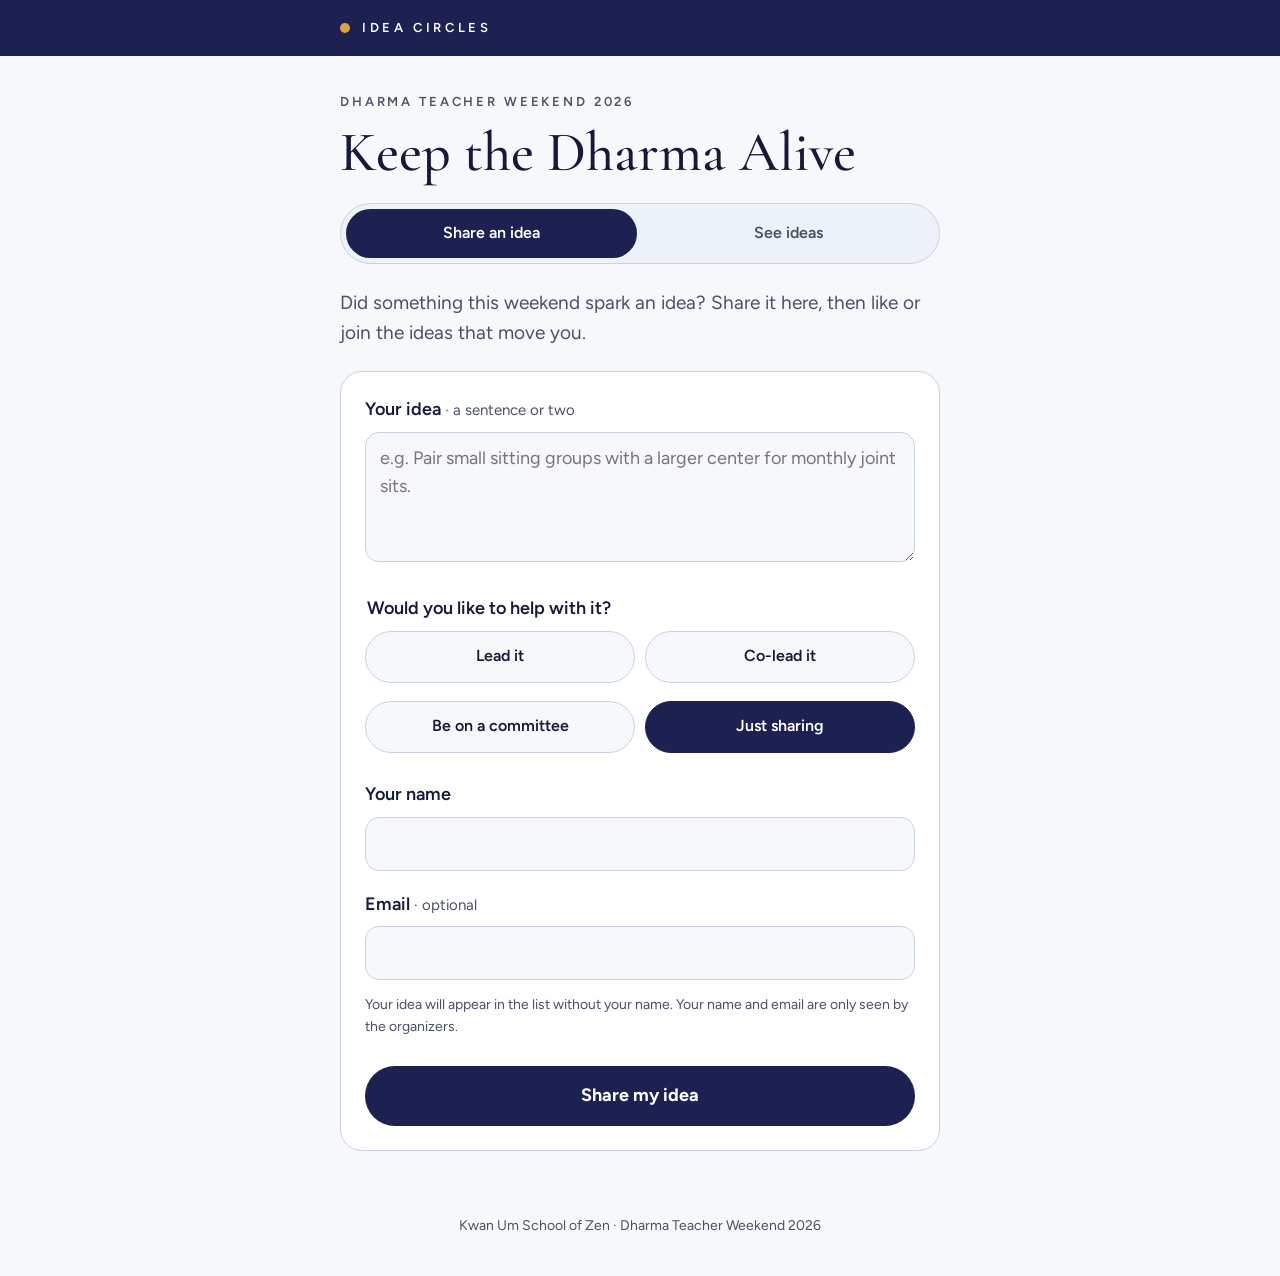
<file: index.html>
<!doctype html>
<html lang="en">
<head>
<meta charset="utf-8">
<meta name="viewport" content="width=device-width, initial-scale=1">
<title>Idea Circles · Keep the Dharma Alive</title>
<meta name="description" content="Share an idea from Dharma Teacher Weekend 2026, and like or join everyone else's.">
<link rel="preconnect" href="https://fonts.googleapis.com">
<link href="https://fonts.googleapis.com/css2?family=Cormorant+Garamond:wght@500;600&family=Figtree:wght@400;600;700&display=swap" rel="stylesheet">
<link rel="stylesheet" href="style.css">
</head>
<body>
<div class="bar"><div class="wrap"><span class="dot" aria-hidden="true"></span><span class="wordmark">Idea Circles</span></div></div>

<main class="wrap">
  <p class="eyebrow">Dharma Teacher Weekend 2026</p>
  <h1>Keep the Dharma Alive</h1>

  <div class="tabs" role="tablist" aria-label="Idea Circles">
    <button type="button" role="tab" id="tab-share" aria-controls="panel-share" aria-selected="true">Share an idea</button>
    <button type="button" role="tab" id="tab-ideas" aria-controls="panel-ideas" aria-selected="false" tabindex="-1">See ideas <span id="idea-count"></span></button>
  </div>

  <!-- Share -->
  <section id="panel-share" role="tabpanel" aria-labelledby="tab-share">
    <div id="form-view">
      <p class="lead">Did something this weekend spark an idea? Share it here, then like or join the ideas that move you.</p>

      <form id="idea-form" class="card" novalidate>
        <label for="idea">Your idea <span class="hint">· a sentence or two</span></label>
        <textarea id="idea" name="idea" maxlength="2000" required placeholder="e.g. Pair small sitting groups with a larger center for monthly joint sits."></textarea>

        <fieldset>
          <legend>Would you like to help with it?</legend>
          <div class="choices">
            <label class="choice"><input type="radio" name="role" value="lead"><span>Lead it</span></label>
            <label class="choice"><input type="radio" name="role" value="co-lead"><span>Co-lead it</span></label>
            <label class="choice"><input type="radio" name="role" value="committee"><span>Be on a committee</span></label>
            <label class="choice"><input type="radio" name="role" value="none" checked><span>Just sharing</span></label>
          </div>
        </fieldset>

        <div class="field">
          <label for="name">Your name</label>
          <input type="text" id="name" name="name" maxlength="200" autocomplete="name">
        </div>
        <div class="field">
          <label for="email">Email <span class="hint" id="email-hint">· optional</span></label>
          <input type="email" id="email" name="email" maxlength="320" autocomplete="email" inputmode="email">
        </div>
        <p class="hint small">Your idea will appear in the list without your name. Your name and email are only seen by the organizers.</p>

        <div class="honey" aria-hidden="true">
          <label for="website">Leave this empty</label>
          <input type="text" id="website" name="website" tabindex="-1" autocomplete="off">
        </div>

        <p class="error" id="error" role="alert" hidden></p>
        <button class="button" type="submit" id="submit">Share my idea</button>
      </form>
    </div>

    <div id="thanks-view" class="card thanks" hidden>
      <div class="mark" aria-hidden="true"></div>
      <h2>Thank you</h2>
      <p>Your idea is in. See it alongside everyone else’s, and like or join the ones you care about.</p>
      <button class="button" type="button" id="go-ideas">See all ideas</button>
      <button class="button secondary" type="button" id="another">Share another idea</button>
    </div>
  </section>

  <!-- Ideas -->
  <section id="panel-ideas" role="tabpanel" aria-labelledby="tab-ideas" hidden>
    <p class="lead">Like an idea to show support. Join it if you’d like to be part of the conversation; we’ll put the people who join each idea in touch.</p>
    <div class="sort" role="group" aria-label="Sort ideas">
      <button type="button" class="pill" id="sort-new" aria-pressed="true">Newest</button>
      <button type="button" class="pill" id="sort-top" aria-pressed="false">Most support</button>
    </div>
    <p class="error" id="list-error" role="alert" hidden></p>
    <div id="ideas-list" aria-live="polite"><p class="hint">Loading ideas…</p></div>
  </section>
</main>

<footer>Kwan Um School of Zen · Dharma Teacher Weekend 2026</footer>

<script src="config.js"></script>
<script src="api.js"></script>
<script>
(function () {
  // ---------- Tabs ----------
  var tabShare = document.getElementById('tab-share');
  var tabIdeas = document.getElementById('tab-ideas');
  var panelShare = document.getElementById('panel-share');
  var panelIdeas = document.getElementById('panel-ideas');

  function showTab(which, focus) {
    var ideas = which === 'ideas';
    tabShare.setAttribute('aria-selected', String(!ideas));
    tabIdeas.setAttribute('aria-selected', String(ideas));
    tabShare.tabIndex = ideas ? -1 : 0;
    tabIdeas.tabIndex = ideas ? 0 : -1;
    panelShare.hidden = ideas;
    panelIdeas.hidden = !ideas;
    if (focus) (ideas ? tabIdeas : tabShare).focus();
    if (ideas) loadIdeas();
    try { history.replaceState(null, '', ideas ? '#ideas' : '#'); } catch (e) {}
  }
  tabShare.addEventListener('click', function () { showTab('share'); });
  tabIdeas.addEventListener('click', function () { showTab('ideas'); });
  [tabShare, tabIdeas].forEach(function (t) {
    t.addEventListener('keydown', function (e) {
      if (e.key === 'ArrowRight' || e.key === 'ArrowLeft') {
        e.preventDefault();
        showTab(t === tabShare ? 'ideas' : 'share', true);
      }
    });
  });

  // ---------- Share form ----------
  var form = document.getElementById('idea-form');
  var f = form.elements;
  var errorEl = document.getElementById('error');
  var submitBtn = document.getElementById('submit');
  var emailHint = document.getElementById('email-hint');
  var me = IC.recall('me', { name: '', email: '' });
  f.name.value = me.name || '';
  f.email.value = me.email || '';

  function role() {
    var picked = form.querySelector('input[name=role]:checked');
    return picked ? picked.value : 'none';
  }
  function updateHint() {
    emailHint.textContent = role() === 'none' ? '· optional' : '· needed so we can follow up';
  }
  form.addEventListener('change', updateHint);
  updateHint();

  function showError(el, msg) { el.textContent = msg; el.hidden = false; }

  form.addEventListener('submit', async function (e) {
    e.preventDefault();
    errorEl.hidden = true;
    if (f.website.value) return; // a bot filled the hidden field

    var idea = f.idea.value.trim();
    var r = role();
    var name = f.name.value.trim();
    var email = f.email.value.trim();

    if (idea.length < 3) { showError(errorEl, 'Please write your idea first.'); f.idea.focus(); return; }
    if (r !== 'none' && !email) { showError(errorEl, 'Please add your email so we can follow up.'); f.email.focus(); return; }
    if (email && !IC.looksLikeEmail(email)) { showError(errorEl, 'That email doesn’t look quite right.'); f.email.focus(); return; }

    submitBtn.disabled = true;
    submitBtn.textContent = 'Saving…';
    try {
      await IC.insert('ic_ideas', [{ idea: idea, role: r, name: name || null, email: email || null }]);
      if (name || email) { me = { name: name, email: email }; IC.remember('me', me); }
      document.getElementById('form-view').hidden = true;
      document.getElementById('thanks-view').hidden = false;
      window.scrollTo(0, 0);
      loaded = false; // the list should include the new idea
    } catch (err) {
      showError(errorEl, err.message === 'not-configured'
        ? 'This page isn’t connected to its database yet.'
        : 'We couldn’t save that. Check your connection and try again. Your idea is still here.');
    } finally {
      submitBtn.disabled = false;
      submitBtn.textContent = 'Share my idea';
    }
  });

  document.getElementById('another').addEventListener('click', function () {
    f.idea.value = '';
    document.getElementById('thanks-view').hidden = true;
    document.getElementById('form-view').hidden = false;
    f.idea.focus();
  });
  document.getElementById('go-ideas').addEventListener('click', function () { showTab('ideas', true); });

  // ---------- Ideas list ----------
  var list = document.getElementById('ideas-list');
  var listError = document.getElementById('list-error');
  var countEl = document.getElementById('idea-count');
  var ideas = [];
  var sortBy = 'new';
  var loaded = false;
  var liked = IC.recall('liked', {});
  var joined = IC.recall('joined', {});
  var openJoin = null;

  function el(tag, attrs, text) {
    var n = document.createElement(tag);
    if (attrs) for (var k in attrs) n.setAttribute(k, attrs[k]);
    if (text != null) n.textContent = text;
    return n;
  }
  function plural(n, one, many) { return n + ' ' + (n === 1 ? one : many); }

  async function loadIdeas(quiet) {
    try {
      var rows = await IC.select('ic_ideas_public?select=id,created_at,idea,likes,joins&order=created_at.desc');
      ideas = rows.map(function (r) { return { id: r.id, at: r.created_at, idea: r.idea, likes: +r.likes || 0, joins: +r.joins || 0 }; });
      loaded = true;
      listError.hidden = true;
      countEl.textContent = '(' + ideas.length + ')';
      render();
    } catch (err) {
      if (!quiet) {
        list.textContent = '';
        showError(listError, err.message === 'not-configured'
          ? 'This page isn’t connected to its database yet.'
          : 'The ideas couldn’t load. Check your connection and try again.');
      }
    }
  }

  function sorted() {
    var copy = ideas.slice();
    if (sortBy === 'top') copy.sort(function (a, b) { return (b.likes + b.joins * 2) - (a.likes + a.joins * 2) || (a.at < b.at ? 1 : -1); });
    return copy;
  }

  function render() {
    list.textContent = '';
    if (!ideas.length) {
      list.appendChild(el('p', { class: 'hint' }, 'No ideas yet. Be the first to share one.'));
      return;
    }
    sorted().forEach(function (it) { list.appendChild(card(it)); });
  }

  function card(it) {
    var c = el('article', { class: 'idea-card' });
    c.appendChild(el('p', { class: 'idea-text' }, it.idea));
    c.appendChild(el('p', { class: 'idea-meta' }, plural(it.likes, 'like', 'likes') + ' · ' + plural(it.joins, 'person joined', 'people joined')));

    var actions = el('div', { class: 'idea-actions' });
    var likeBtn = el('button', { type: 'button', class: 'pill', 'aria-pressed': liked[it.id] ? 'true' : 'false' }, liked[it.id] ? 'Liked' : 'Like');
    if (liked[it.id]) likeBtn.disabled = true;
    likeBtn.addEventListener('click', function () { like(it, likeBtn); });
    actions.appendChild(likeBtn);

    var joinBtn = el('button', { type: 'button', class: 'pill strong', 'aria-expanded': openJoin === it.id ? 'true' : 'false' }, joined[it.id] ? 'Joined' : 'Join');
    if (joined[it.id]) { joinBtn.disabled = true; joinBtn.setAttribute('aria-pressed', 'true'); }
    joinBtn.addEventListener('click', function () { openJoin = openJoin === it.id ? null : it.id; render(); });
    actions.appendChild(joinBtn);
    c.appendChild(actions);

    if (openJoin === it.id && !joined[it.id]) c.appendChild(joinBox(it));
    return c;
  }

  function joinBox(it) {
    var box = el('form', { class: 'join-box', novalidate: '' });
    var nid = 'jn-' + it.id, eid = 'je-' + it.id;
    box.appendChild(el('p', { class: 'hint small' }, 'Leave your name and email. We’ll connect everyone who joins this idea after the weekend.'));
    var l1 = el('label', { for: nid }, 'Your name'); var i1 = el('input', { type: 'text', id: nid, maxlength: '200', autocomplete: 'name' }); i1.value = me.name || '';
    var l2 = el('label', { for: eid }, 'Email'); var i2 = el('input', { type: 'email', id: eid, maxlength: '320', autocomplete: 'email', inputmode: 'email' }); i2.value = me.email || '';
    var err = el('p', { class: 'error', role: 'alert' }); err.hidden = true;
    var go = el('button', { type: 'submit', class: 'button' }, 'Join this idea');
    [l1, i1, l2, i2, err, go].forEach(function (n) { box.appendChild(n); });
    box.addEventListener('submit', async function (e) {
      e.preventDefault();
      var name = i1.value.trim(), email = i2.value.trim();
      if (!name) { showError(err, 'Please add your name.'); i1.focus(); return; }
      if (!IC.looksLikeEmail(email)) { showError(err, 'Please add a working email.'); i2.focus(); return; }
      go.disabled = true; go.textContent = 'Saving…';
      try {
        await IC.insert('ic_reactions', [{ idea_id: it.id, kind: 'join', name: name, email: email }]);
        me = { name: name, email: email }; IC.remember('me', me);
        joined[it.id] = true; IC.remember('joined', joined);
        it.joins += 1; openJoin = null; render();
      } catch (x) {
        showError(err, 'We couldn’t save that. Check your connection and try again.');
        go.disabled = false; go.textContent = 'Join this idea';
      }
    });
    setTimeout(function () { (i1.value ? i2 : i1).focus(); }, 0);
    return box;
  }

  async function like(it, btn) {
    btn.disabled = true;
    liked[it.id] = true; it.likes += 1; render(); // show it right away
    try {
      await IC.insert('ic_reactions', [{ idea_id: it.id, kind: 'like' }]);
      IC.remember('liked', liked);
    } catch (x) {
      delete liked[it.id]; it.likes -= 1; render();
      showError(listError, 'That like didn’t save. Check your connection and try again.');
    }
  }

  function setSort(which) {
    sortBy = which;
    document.getElementById('sort-new').setAttribute('aria-pressed', String(which === 'new'));
    document.getElementById('sort-top').setAttribute('aria-pressed', String(which === 'top'));
    render();
  }
  document.getElementById('sort-new').addEventListener('click', function () { setSort('new'); });
  document.getElementById('sort-top').addEventListener('click', function () { setSort('top'); });

  // Keep the list fresh while it's open, without interrupting someone mid-join.
  setInterval(function () {
    if (!panelIdeas.hidden && !document.hidden && openJoin === null) loadIdeas(true);
  }, 30000);

  // Count on the tab, and open the Ideas tab directly from a #ideas link.
  loadIdeas(true);
  if (location.hash === '#ideas') showTab('ideas');
})();
</script>
</body>
</html>
</file>
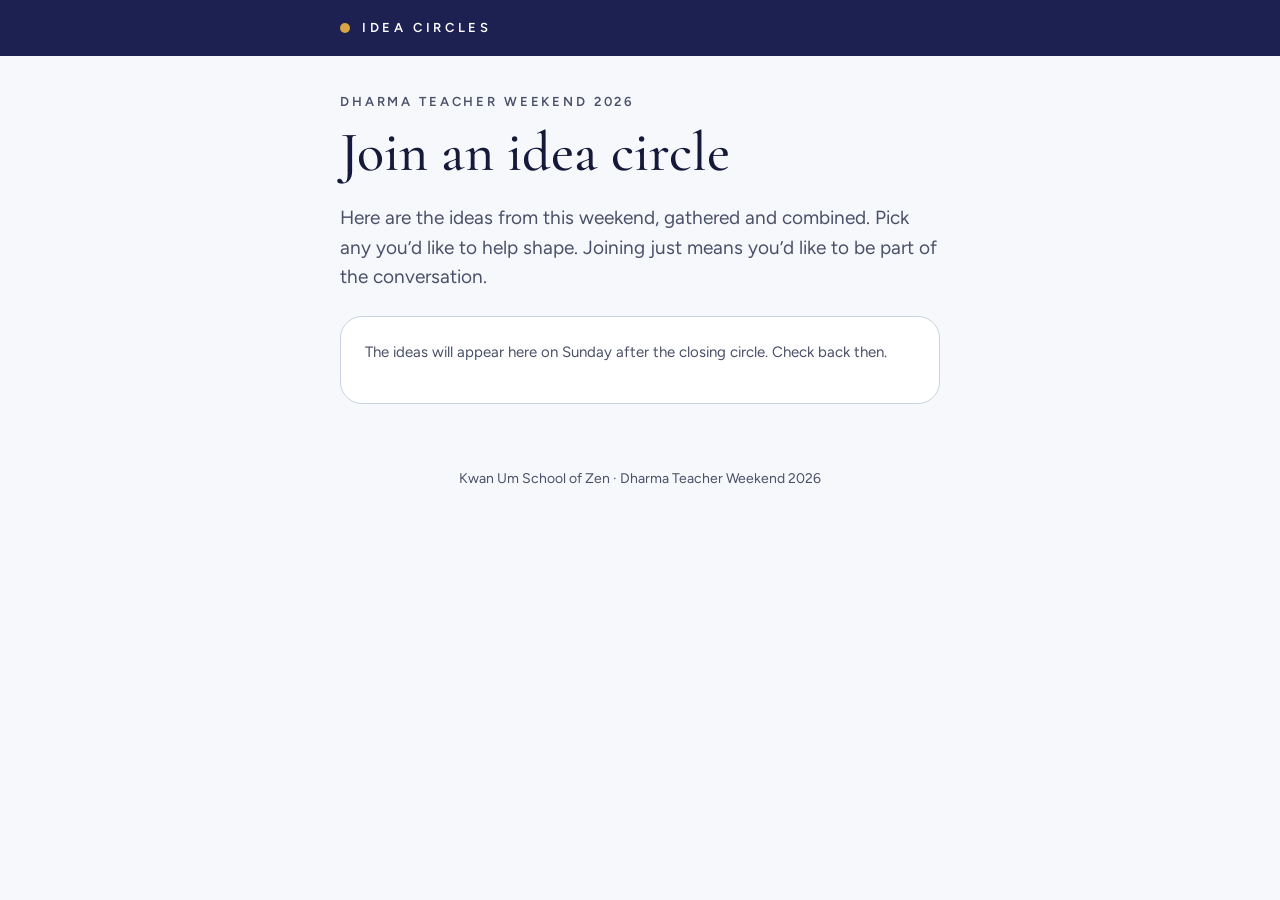
<file: join.html>
<!doctype html>
<html lang="en">
<head>
<meta charset="utf-8">
<meta name="viewport" content="width=device-width, initial-scale=1">
<title>Join an idea circle · Keep the Dharma Alive</title>
<meta name="description" content="Sign up for the ideas from Dharma Teacher Weekend 2026 that you want to help shape.">
<link rel="preconnect" href="https://fonts.googleapis.com">
<link href="https://fonts.googleapis.com/css2?family=Cormorant+Garamond:wght@500;600&family=Figtree:wght@400;600;700&display=swap" rel="stylesheet">
<link rel="stylesheet" href="style.css">
</head>
<body>
<div class="bar"><div class="wrap"><span class="dot" aria-hidden="true"></span><span class="wordmark">Idea Circles</span></div></div>

<main class="wrap">
  <div id="form-view">
    <p class="eyebrow">Dharma Teacher Weekend 2026</p>
    <h1>Join an idea circle</h1>
    <p class="lead">Here are the ideas from this weekend, gathered and combined. Pick any you’d like to help shape. Joining just means you’d like to be part of the conversation.</p>

    <form id="join-form" class="card" novalidate>
      <div id="ideas"><p class="hint" id="loading">Loading ideas…</p></div>

      <div id="contact-fields" hidden>
        <div class="field">
          <label for="name">Your name</label>
          <input type="text" id="name" name="name" maxlength="200" autocomplete="name" required>
        </div>
        <div class="field">
          <label for="email">Email <span class="hint">· so the circle can reach you</span></label>
          <input type="email" id="email" name="email" maxlength="320" autocomplete="email" inputmode="email" required>
        </div>
        <div class="honey" aria-hidden="true">
          <label for="website">Leave this empty</label>
          <input type="text" id="website" name="website" tabindex="-1" autocomplete="off">
        </div>
        <p class="error" id="error" role="alert" hidden></p>
        <button class="button" type="submit" id="submit">Join these circles</button>
      </div>
    </form>
  </div>

  <div id="thanks-view" class="card thanks" hidden>
    <div class="mark" aria-hidden="true"></div>
    <h2>You’re in</h2>
    <p id="thanks-text">We’ll start an email thread for each circle in the coming week.</p>
  </div>
</main>

<footer>Kwan Um School of Zen · Dharma Teacher Weekend 2026</footer>

<script src="config.js"></script>
<script src="api.js"></script>
<script>
(function () {
  var form = document.getElementById('join-form');
  var list = document.getElementById('ideas');
  var errorEl = document.getElementById('error');
  var submitBtn = document.getElementById('submit');
  var ideas = [];

  function el(tag, attrs, text) {
    var n = document.createElement(tag);
    for (var k in attrs) n.setAttribute(k, attrs[k]);
    if (text != null) n.textContent = text;
    return n;
  }

  function render() {
    list.textContent = '';
    if (!ideas.length) {
      list.appendChild(el('p', { class: 'hint' }, 'The ideas will appear here on Sunday after the closing circle. Check back then.'));
      return;
    }
    ideas.forEach(function (idea, i) {
      var box = el('fieldset', { class: 'idea' });
      var legendId = 'idea-title-' + i;
      var title = el('h3', { id: legendId }, idea.title);
      box.setAttribute('aria-labelledby', legendId);
      box.appendChild(title);
      if (idea.summary) box.appendChild(el('p', {}, idea.summary));
      var choices = el('div', { class: 'choices' });
      [['lead', 'Lead'], ['co-lead', 'Co-lead'], ['join', 'Join'], ['skip', 'Skip']].forEach(function (c) {
        var lab = el('label', { class: 'choice' });
        var input = el('input', { type: 'radio', name: 'idea-' + i, value: c[0] });
        if (c[0] === 'skip') input.checked = true;
        lab.appendChild(input);
        lab.appendChild(el('span', {}, c[1]));
        choices.appendChild(lab);
      });
      box.appendChild(choices);
      list.appendChild(box);
    });
    document.getElementById('contact-fields').hidden = false;
  }

  fetch('ideas.json', { cache: 'no-store' })
    .then(function (r) { return r.json(); })
    .then(function (data) { ideas = (data && data.ideas) || []; render(); })
    .catch(function () { list.textContent = ''; list.appendChild(el('p', { class: 'error' }, 'The ideas couldn’t load. Please refresh the page.')); });

  function showError(msg) { errorEl.textContent = msg; errorEl.hidden = false; }

  form.addEventListener('submit', async function (e) {
    e.preventDefault();
    errorEl.hidden = true;
    if (form.elements.website.value) return;

    var name = form.elements.name.value.trim();
    var email = form.elements.email.value.trim();
    var rows = [];
    ideas.forEach(function (idea, i) {
      var picked = form.querySelector('input[name="idea-' + i + '"]:checked');
      if (picked && picked.value !== 'skip') {
        rows.push({ idea_id: String(idea.id), idea_title: idea.title, choice: picked.value, name: name, email: email });
      }
    });

    if (!rows.length) { showError('Pick at least one idea to join.'); return; }
    if (!name) { showError('Please add your name.'); form.elements.name.focus(); return; }
    if (!IC.looksLikeEmail(email)) { showError('Please add a working email.'); form.elements.email.focus(); return; }

    submitBtn.disabled = true;
    submitBtn.textContent = 'Saving…';
    try {
      await IC.insert('ic_signups', rows);
      document.getElementById('thanks-text').textContent =
        'You joined ' + rows.length + (rows.length === 1 ? ' circle' : ' circles') +
        '. We’ll start an email thread for each one in the coming week.';
      document.getElementById('form-view').hidden = true;
      document.getElementById('thanks-view').hidden = false;
      window.scrollTo(0, 0);
    } catch (err) {
      showError(err.message === 'not-configured'
        ? 'This page isn’t connected to its database yet.'
        : 'We couldn’t save that. Check your connection and try again.');
    } finally {
      submitBtn.disabled = false;
      submitBtn.textContent = 'Join these circles';
    }
  });
})();
</script>
</body>
</html>
</file>
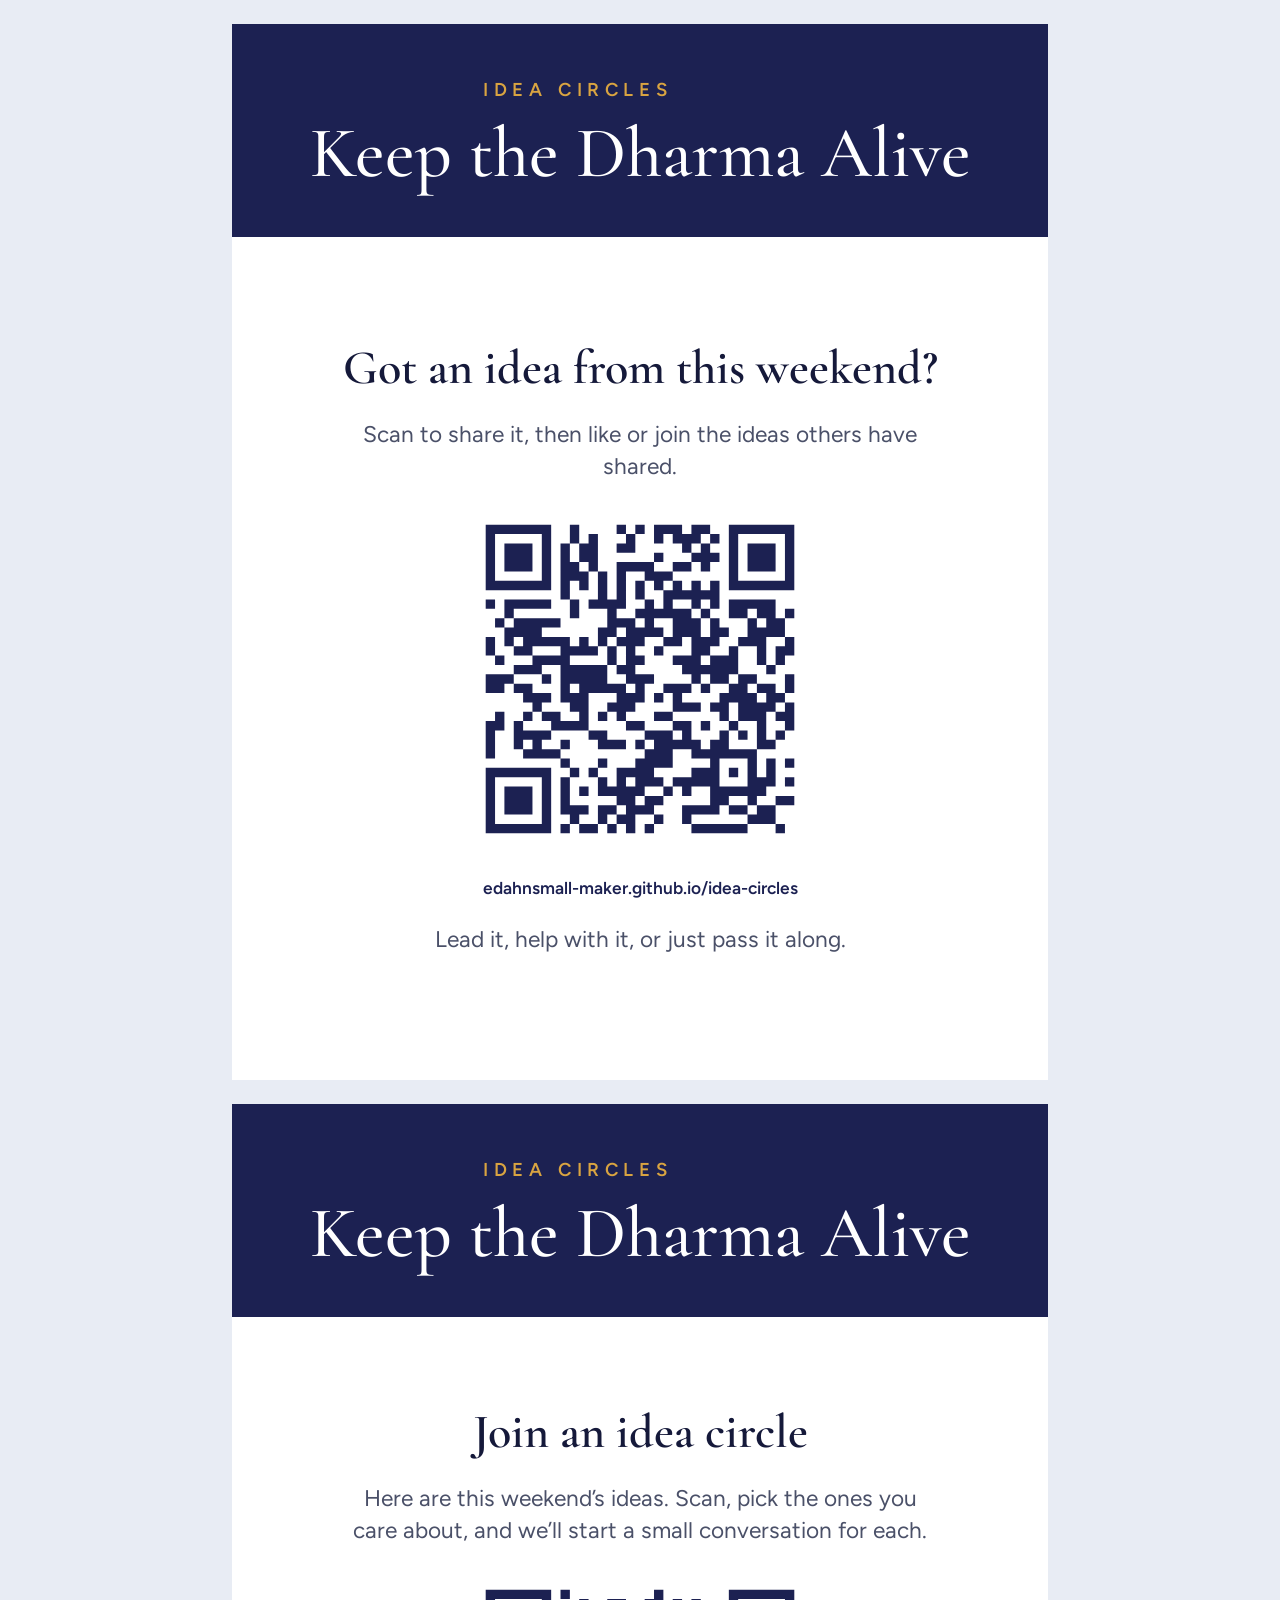
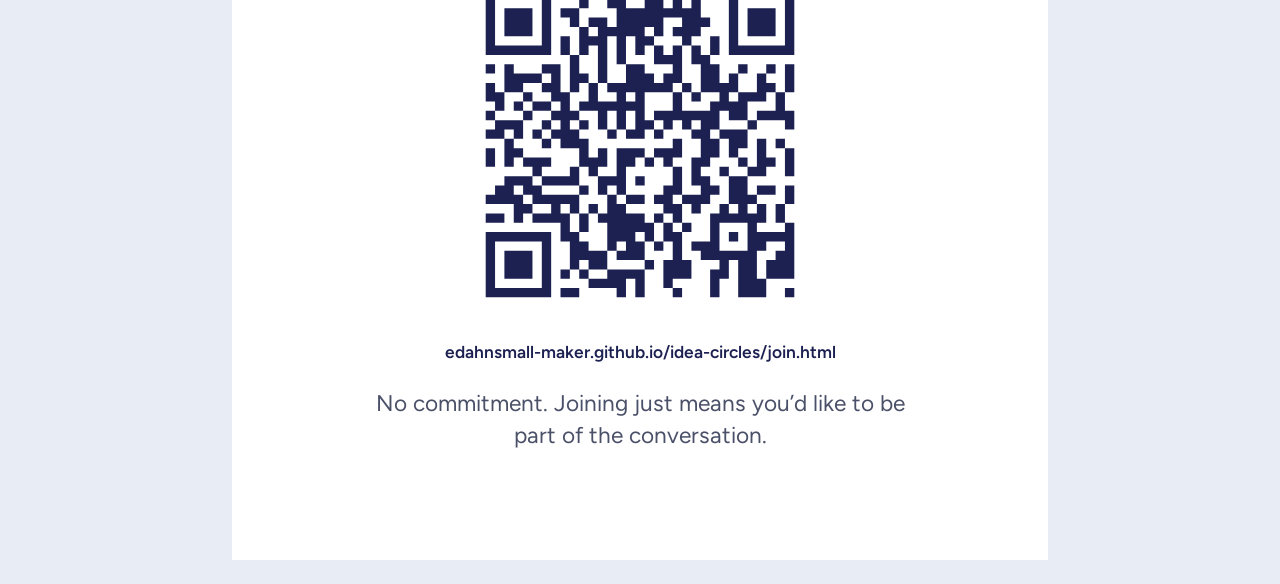
<file: sign.html>
<!doctype html>
<html lang="en">
<head>
<meta charset="utf-8">
<meta name="viewport" content="width=device-width, initial-scale=1">
<title>Idea Circles signs · print</title>
<link rel="preconnect" href="https://fonts.googleapis.com">
<link href="https://fonts.googleapis.com/css2?family=Cormorant+Garamond:wght@500;600&family=Figtree:wght@400;600;700&display=swap" rel="stylesheet">
<style>
  @page { size: letter; margin: 0; }
  * { box-sizing: border-box; }
  body { margin: 0; background: #E8ECF4; font-family: 'Figtree', Arial, sans-serif; color: #15193A; }
  .sheet { width: 8.5in; height: 11in; margin: 24px auto; background: #fff; display: flex; flex-direction: column;
           align-items: center; text-align: center; overflow: hidden; break-after: page; }
  .top { width: 100%; background: #1C2152; color: #fff; padding: .55in .6in .5in; }
  .eyebrow { text-transform: uppercase; letter-spacing: .3em; font-size: 14pt; font-weight: 600; color: #D9A441; margin: 0 0 .15in; }
  h1 { font-family: 'Cormorant Garamond', Georgia, serif; font-weight: 500; font-size: 54pt; line-height: 1; margin: 0; }
  .body { flex: 1; display: flex; flex-direction: column; align-items: center; justify-content: center; padding: .4in .7in .6in; gap: .25in; }
  h2 { font-family: 'Cormorant Garamond', Georgia, serif; font-weight: 600; font-size: 36pt; line-height: 1.1; margin: 0; }
  p { font-size: 17pt; line-height: 1.4; margin: 0; color: #4A5068; max-width: 6in; }
  img { width: 3.6in; height: 3.6in; }
  .url { font-size: 13pt; color: #1C2152; font-weight: 600; }
  @media print { body { background: #fff; } .sheet { margin: 0; } }
</style>
</head>
<body>

<section class="sheet">
  <div class="top">
    <p class="eyebrow">Idea Circles</p>
    <h1>Keep the Dharma Alive</h1>
  </div>
  <div class="body">
    <h2>Got an idea from this weekend?</h2>
    <p>Scan to share it, then like or join the ideas others have shared.</p>
    <img src="qr-idea.svg" alt="QR code to share an idea">
    <p class="url">edahnsmall-maker.github.io/idea-circles</p>
    <p>Lead it, help with it, or just pass it along.</p>
  </div>
</section>

<section class="sheet">
  <div class="top">
    <p class="eyebrow">Idea Circles</p>
    <h1>Keep the Dharma Alive</h1>
  </div>
  <div class="body">
    <h2>Join an idea circle</h2>
    <p>Here are this weekend’s ideas. Scan, pick the ones you care about, and we’ll start a small conversation for each.</p>
    <img src="qr-join.svg" alt="QR code to join an idea circle">
    <p class="url">edahnsmall-maker.github.io/idea-circles/join.html</p>
    <p>No commitment. Joining just means you’d like to be part of the conversation.</p>
  </div>
</section>

</body>
</html>
</file>
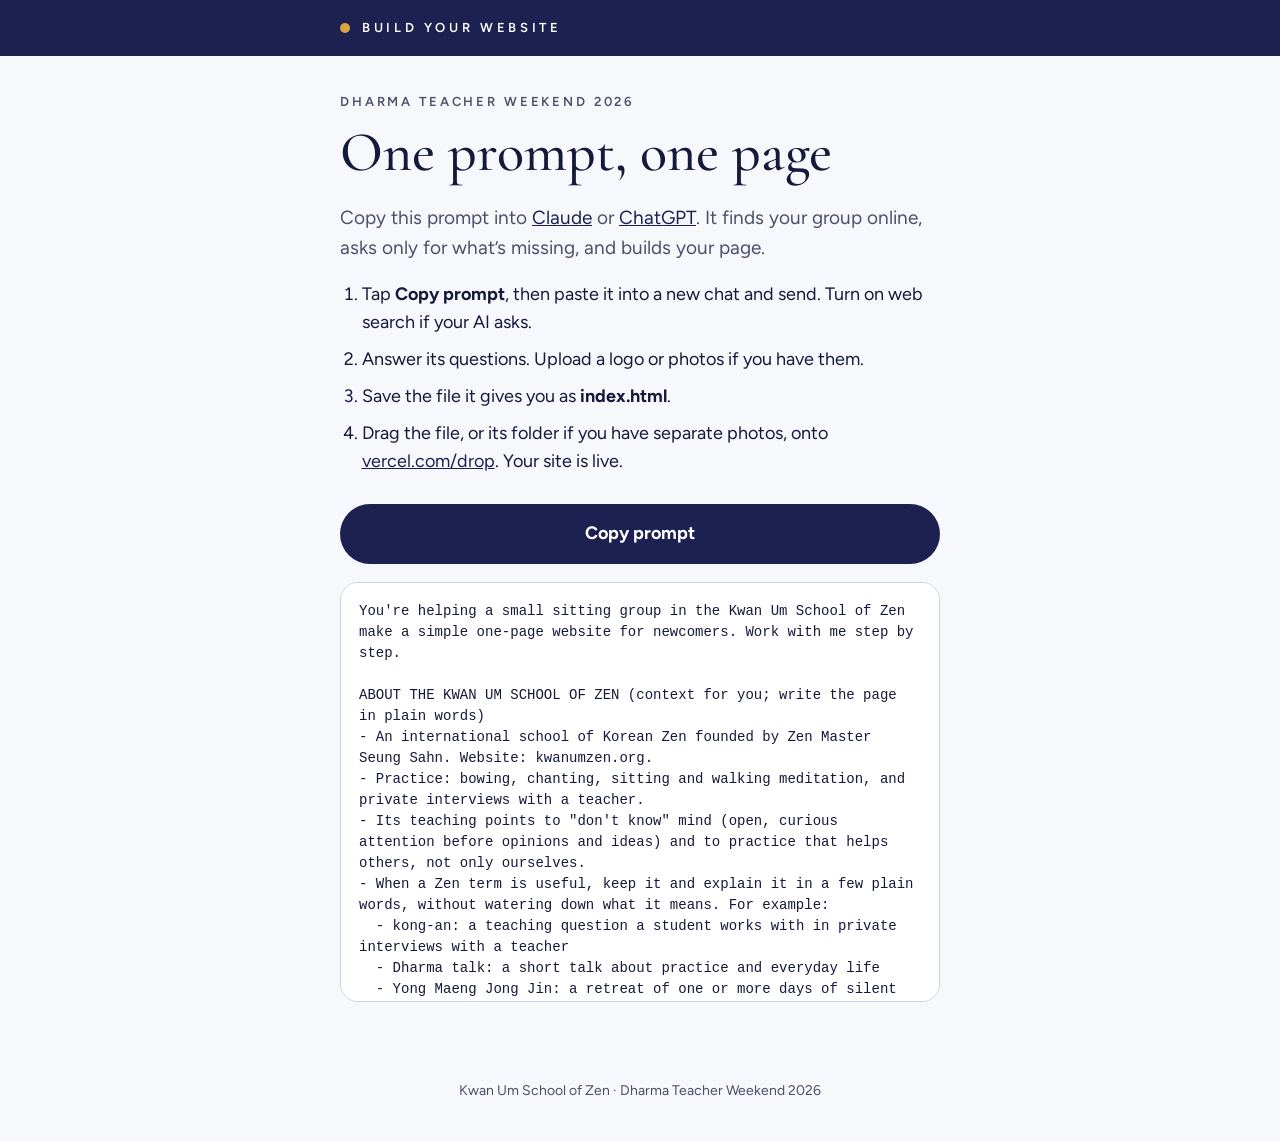
<file: website-prompt.html>
<!doctype html>
<html lang="en">
<head>
<meta charset="utf-8">
<meta name="viewport" content="width=device-width, initial-scale=1">
<title>Website prompt · Build your sangha's website</title>
<meta name="description" content="Copy one prompt into Claude or ChatGPT to build a one-page website for your Kwan Um sitting group.">
<link rel="preconnect" href="https://fonts.googleapis.com">
<link href="https://fonts.googleapis.com/css2?family=Cormorant+Garamond:wght@500;600&family=Figtree:wght@400;600;700&display=swap" rel="stylesheet">
<link rel="stylesheet" href="style.css">
<style>
  .prompt { background: #fff; border: 1px solid var(--line); border-radius: 18px; padding: 18px; margin-top: 18px;
            max-height: 420px; overflow: auto; white-space: pre-wrap; overflow-wrap: anywhere;
            font: 14px/1.5 ui-monospace, SFMono-Regular, Menlo, Consolas, monospace; color: var(--ink); }
  .steps { padding-left: 1.2em; }
  .steps li { margin-bottom: .5em; }
  #copied { text-align: center; font-weight: 600; color: var(--brand); margin-top: 10px; }
</style>
</head>
<body>
<div class="bar"><div class="wrap"><span class="dot" aria-hidden="true"></span><span class="wordmark">Build your website</span></div></div>
<main class="wrap">
  <p class="eyebrow">Dharma Teacher Weekend 2026</p>
  <h1>One prompt, one page</h1>
  <p class="lead">Copy this prompt into <a href="https://claude.ai">Claude</a> or <a href="https://chatgpt.com">ChatGPT</a>. It finds your group online, asks only for what’s missing, and builds your page.</p>
  <ol class="steps">
    <li>Tap <b>Copy prompt</b>, then paste it into a new chat and send. Turn on web search if your AI asks.</li>
    <li>Answer its questions. Upload a logo or photos if you have them.</li>
    <li>Save the file it gives you as <b>index.html</b>.</li>
    <li>Drag the file, or its folder if you have separate photos, onto <a href="https://vercel.com/drop">vercel.com/drop</a>. Your site is live.</li>
  </ol>
  <button class="button" type="button" id="copy" disabled>Loading prompt…</button>
  <p id="copied" role="status" aria-live="polite"></p>
  <pre class="prompt" id="prompt" tabindex="0" aria-label="The full prompt">Loading…</pre>
</main>
<footer>Kwan Um School of Zen · Dharma Teacher Weekend 2026</footer>
<script>
(function () {
  var pre = document.getElementById('prompt');
  var btn = document.getElementById('copy');
  var status = document.getElementById('copied');
  var text = '';
  Promise.all([
    fetch('website-prompt-intro.txt', { cache: 'no-store' }).then(function (r) { return r.text(); }),
    fetch('website-template.html', { cache: 'no-store' }).then(function (r) { return r.text(); })
  ]).then(function (parts) {
    text = parts[0].replace(/\s+$/, '') + '\n\n' + parts[1];
    pre.textContent = text;
    btn.disabled = false;
    btn.textContent = 'Copy prompt';
  }).catch(function () {
    pre.textContent = 'The prompt couldn’t load. Please refresh the page.';
    btn.textContent = 'Copy prompt';
  });

  function fallbackCopy() {
    var ta = document.createElement('textarea');
    ta.value = text; ta.setAttribute('readonly', ''); ta.style.position = 'fixed'; ta.style.opacity = '0';
    document.body.appendChild(ta); ta.select();
    var ok = false; try { ok = document.execCommand('copy'); } catch (e) {}
    document.body.removeChild(ta);
    return ok;
  }
  btn.addEventListener('click', function () {
    if (!text) return;
    var done = function () { status.textContent = 'Copied. Paste it into a new chat.'; btn.textContent = 'Copied'; setTimeout(function () { btn.textContent = 'Copy prompt'; }, 2500); };
    var fail = function () {
      if (fallbackCopy()) return done();
      status.textContent = 'Couldn’t copy automatically. Select the text below and copy it.';
    };
    if (navigator.clipboard && navigator.clipboard.writeText) navigator.clipboard.writeText(text).then(done, fail);
    else fail();
  });
})();
</script>
</body>
</html>
</file>
<file: style.css>
:root {
  --brand: #1C2152;
  --tint: #DCE6F3;
  --card: #EDF2F9;
  --paper: #F7F8FC;
  --ink: #15193A;
  --soft: #4A5068;
  --gold: #D9A441;
  --line: #C9D3E3;
  --error: #9B2C2C;
}
* { box-sizing: border-box; }
body { margin: 0; background: var(--paper); color: var(--ink);
       font: 18px/1.55 'Figtree', Arial, sans-serif; }
h1, h2 { font-family: 'Cormorant Garamond', Georgia, serif; font-weight: 500; line-height: 1.1; margin: 0 0 .35em; }
h1 { font-size: clamp(38px, 9vw, 56px); }
h2 { font-size: 30px; }
p { margin: 0 0 1em; }
a { color: var(--brand); }

.bar { background: var(--brand); color: #fff; padding: 18px 0; }
.bar .wrap { display: flex; align-items: center; gap: 12px; }
.wordmark { text-transform: uppercase; letter-spacing: .28em; font-weight: 600; font-size: 13px; }
.dot { width: 10px; height: 10px; border-radius: 50%; background: var(--gold); flex: none; }

.wrap { max-width: 640px; margin: 0 auto; padding: 0 20px; }
main.wrap { padding: 36px 20px 64px; }
.eyebrow { text-transform: uppercase; letter-spacing: .22em; font-size: 13px; font-weight: 600; color: var(--soft); margin-bottom: 10px; }
.lead { color: var(--soft); font-size: 19px; }

.card { background: #fff; border: 1px solid var(--line); border-radius: 22px; padding: 24px; margin-top: 24px; }
label, legend { display: block; font-weight: 600; margin-bottom: 8px; }
.hint { font-weight: 400; color: var(--soft); font-size: 15px; }
textarea, input[type=text], input[type=email] {
  width: 100%; font: inherit; color: inherit; background: var(--paper);
  border: 1px solid var(--line); border-radius: 14px; padding: 12px 14px; }
textarea { min-height: 130px; resize: vertical; }
textarea:focus, input:focus { outline: 3px solid var(--tint); border-color: var(--brand); }
fieldset { border: 0; padding: 0; margin: 24px 0 0; }
.field { margin-top: 20px; }

.choices { display: grid; grid-template-columns: repeat(2, minmax(0, 1fr)); gap: 10px; }
.choice { position: relative; }
.choice input { position: absolute; opacity: 0; inset: 0; width: 100%; height: 100%; margin: 0; cursor: pointer; }
.choice span { display: flex; align-items: center; justify-content: center; text-align: center; min-height: 52px;
  border: 1px solid var(--line); border-radius: 999px; padding: 10px 12px; font-weight: 600; font-size: 16px; background: var(--paper); }
.choice input:checked + span { background: var(--brand); border-color: var(--brand); color: #fff; }
.choice input:focus-visible + span { outline: 3px solid var(--gold); outline-offset: 2px; }

.button { display: block; width: 100%; margin-top: 28px; background: var(--brand); color: #fff; border: 0;
  border-radius: 999px; padding: 16px; font: inherit; font-weight: 700; cursor: pointer; min-height: 54px; }
.button:disabled { opacity: .6; cursor: wait; }
.button.secondary { background: transparent; color: var(--brand); border: 1px solid var(--brand); }
.error { color: var(--error); font-weight: 600; margin-top: 14px; }
.honey { position: absolute; left: -9999px; width: 1px; height: 1px; overflow: hidden; }

.thanks { text-align: center; }
.thanks .mark { width: 56px; height: 56px; border-radius: 50%; background: var(--gold); margin: 8px auto 18px; }

.idea { border-top: 1px solid var(--line); padding: 20px 0; }
.idea:first-of-type { border-top: 0; padding-top: 4px; }
.idea h3 { font-family: 'Cormorant Garamond', Georgia, serif; font-weight: 600; font-size: 26px; line-height: 1.15; margin: 0 0 4px; }
.idea p { color: var(--soft); font-size: 16px; margin-bottom: 12px; }
.idea .choices { grid-template-columns: repeat(4, minmax(0, 1fr)); }
.idea .choice span { font-size: 14px; min-height: 46px; padding: 8px 6px; }
@media (max-width: 480px) { .idea .choices { grid-template-columns: repeat(2, minmax(0, 1fr)); } }

footer { color: var(--soft); font-size: 14px; text-align: center; padding: 0 0 40px; }

/* Tabs */
.tabs { display: grid; grid-template-columns: 1fr 1fr; gap: 6px; background: var(--card); border: 1px solid var(--line);
  border-radius: 999px; padding: 5px; margin: 8px 0 24px; }
.tabs button { font: inherit; font-weight: 600; font-size: 16px; border: 0; border-radius: 999px; padding: 12px 8px;
  min-height: 48px; background: transparent; color: var(--soft); cursor: pointer; }
.tabs button[aria-selected="true"] { background: var(--brand); color: #fff; }
.tabs button:focus-visible, .pill:focus-visible { outline: 3px solid var(--gold); outline-offset: 2px; }
.small { font-size: 14px; margin-top: 14px; }

/* Ideas list */
.sort { display: flex; gap: 8px; margin-bottom: 16px; }
.pill { font: inherit; font-weight: 600; font-size: 15px; border: 1px solid var(--line); background: #fff; color: var(--ink);
  border-radius: 999px; padding: 10px 18px; min-height: 44px; cursor: pointer; }
.pill[aria-pressed="true"] { background: var(--brand); border-color: var(--brand); color: #fff; }
.pill.strong { border-color: var(--brand); color: var(--brand); }
.pill:disabled { cursor: default; }
.pill.strong[aria-pressed="true"] { background: var(--gold); border-color: var(--gold); color: var(--brand); }
.idea-card { background: #fff; border: 1px solid var(--line); border-radius: 20px; padding: 18px 20px; margin-bottom: 12px; }
.idea-text { font-size: 18px; margin: 0 0 6px; white-space: pre-line; overflow-wrap: anywhere; }
.idea-meta { font-size: 14px; color: var(--soft); margin: 0 0 12px; }
.idea-actions { display: flex; gap: 8px; }
.join-box { border-top: 1px solid var(--line); margin-top: 14px; padding-top: 4px; }
.join-box label { margin-top: 12px; }
.join-box .button { margin-top: 16px; }
</file>
